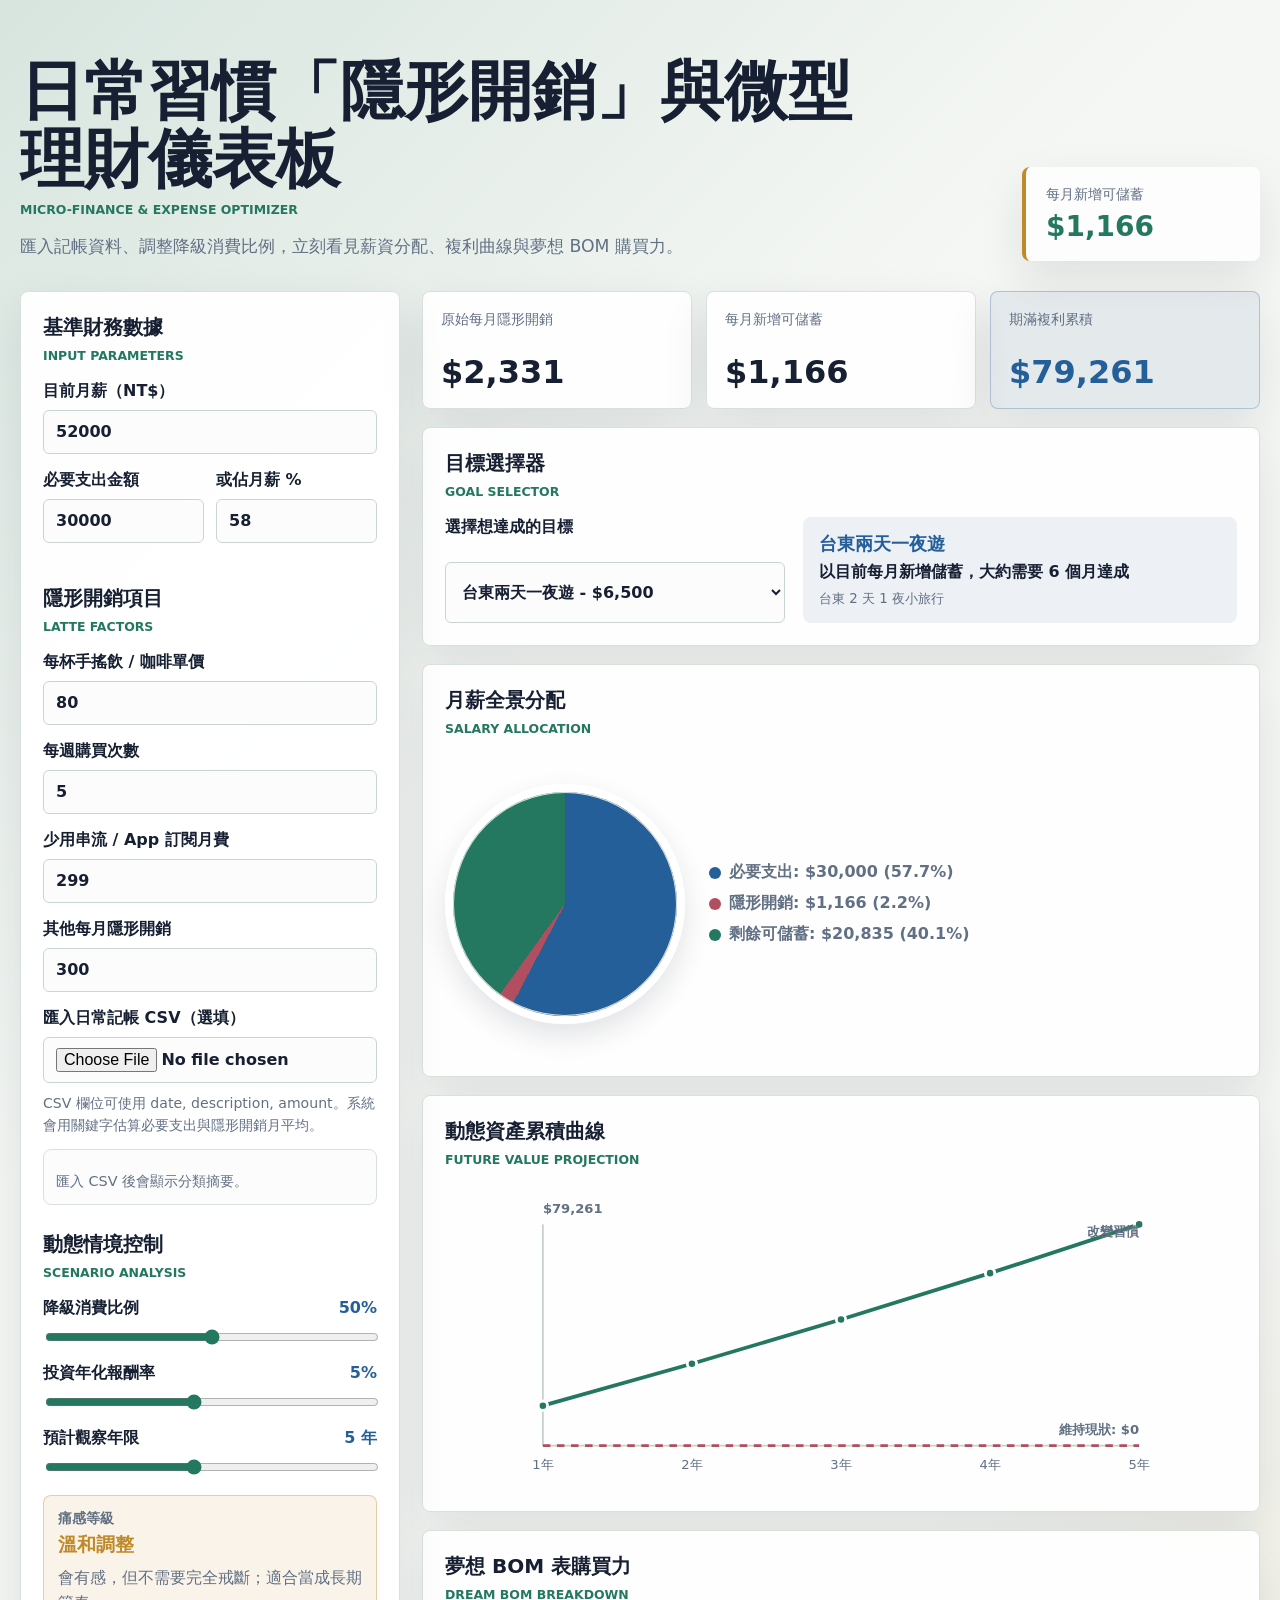
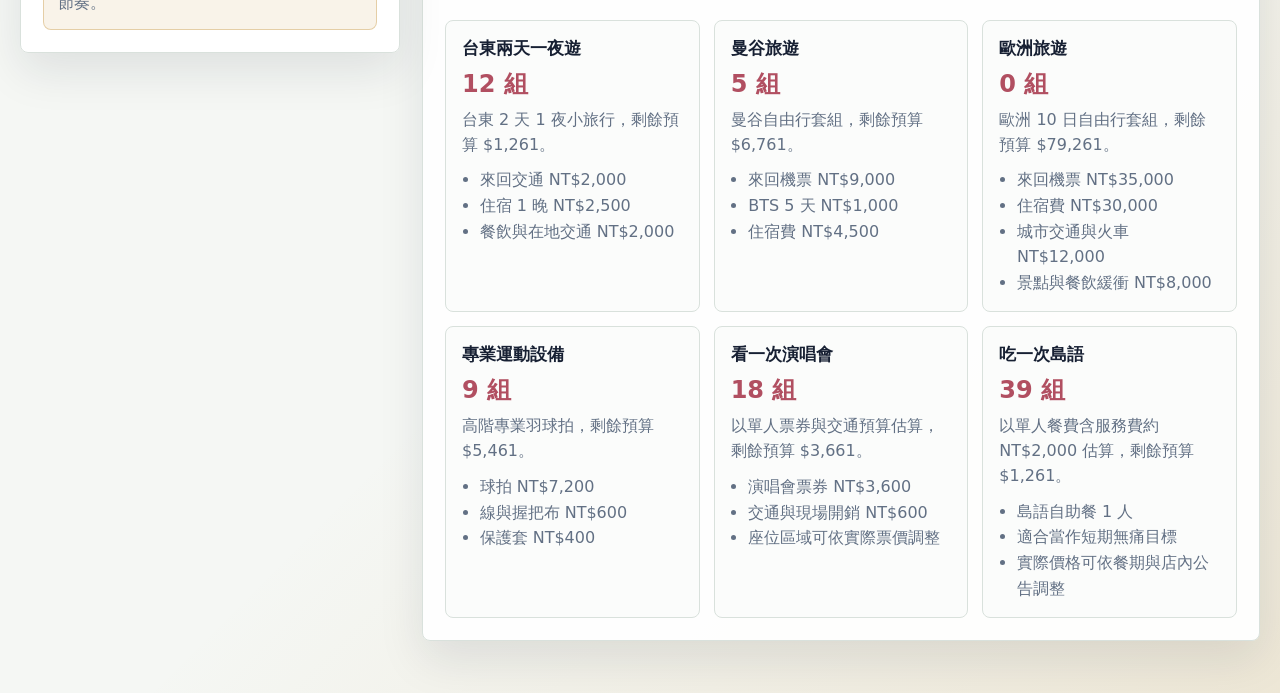
<file: index.html>
<!doctype html>
<html lang="zh-Hant">
  <head>
    <meta charset="utf-8">
    <meta name="viewport" content="width=device-width, initial-scale=1">
    <title>Micro-Finance Expense Optimizer</title>
    <meta name="description" content="Micro-finance dashboard for hidden daily expenses, compound savings, CSV classification, and dream BOM breakdown.">
    <link rel="stylesheet" href="styles.css">
    <script src="script.js" defer></script>
  </head>
  <body>
    <main class="app-shell">
      <section class="hero" aria-labelledby="page-title">
        <div>
          <h1 id="page-title">Hidden Expense Micro-Finance Dashboard</h1>
          <p class="eyebrow">Micro-Finance & Expense Optimizer</p>
          <p class="intro" data-i18n="intro"></p>
        </div>
        <div class="hero-meter" aria-label="monthly extra savings">
          <span data-i18n="heroLabel"></span>
          <strong id="heroSavings">NT$2,360</strong>
        </div>
      </section>

      <section class="dashboard-grid" aria-label="dashboard">
        <form class="panel control-panel" id="financeForm">
          <div class="section-heading">
            <p>Input Parameters</p>
            <h2 data-i18n="baseData"></h2>
          </div>

          <label class="field">
            <span data-i18n="salary"></span>
            <input id="salary" type="number" min="0" step="1000" value="52000" inputmode="decimal">
          </label>

          <div class="two-col">
            <label class="field">
              <span data-i18n="essentialExpense"></span>
              <input id="essentialExpense" type="number" min="0" step="500" value="30000" inputmode="decimal">
            </label>
            <label class="field">
              <span data-i18n="essentialPercent"></span>
              <input id="essentialPercent" type="number" min="0" max="100" step="1" value="58" inputmode="decimal">
            </label>
          </div>

          <div class="section-heading compact">
            <p>Latte Factors</p>
            <h2 data-i18n="hiddenItems"></h2>
          </div>

          <label class="field">
            <span data-i18n="drinkCost"></span>
            <input id="dailyDrinkCost" type="number" min="0" step="5" value="80" inputmode="decimal">
          </label>

          <label class="field">
            <span data-i18n="drinkFrequency"></span>
            <input id="drinkFrequency" type="number" min="0" max="21" step="1" value="5" inputmode="decimal">
          </label>

          <label class="field">
            <span data-i18n="subscription"></span>
            <input id="subscriptionCost" type="number" min="0" step="10" value="299" inputmode="decimal">
          </label>

          <label class="field">
            <span data-i18n="otherHidden"></span>
            <input id="otherHiddenCost" type="number" min="0" step="100" value="300" inputmode="decimal">
          </label>

          <label class="field">
            <span data-i18n="csvUpload"></span>
            <input id="csvUpload" type="file" accept=".csv,text/csv">
          </label>

          <p class="helper" id="csvSummary" data-i18n="csvHelp"></p>
          <div class="mini-summary" id="csvBreakdown" aria-live="polite"></div>

          <div class="section-heading compact">
            <p>Scenario Analysis</p>
            <h2 data-i18n="scenario"></h2>
          </div>

          <label class="range-field">
            <span><span data-i18n="cutRatio"></span> <strong id="cutLabel">50%</strong></span>
            <input id="cutRatio" type="range" min="0" max="100" step="5" value="50">
          </label>

          <label class="range-field">
            <span><span data-i18n="annualReturn"></span> <strong id="returnLabel">5%</strong></span>
            <input id="annualReturn" type="range" min="1" max="10" step="0.5" value="5">
          </label>

          <label class="range-field">
            <span><span data-i18n="years"></span> <strong id="yearsLabel">5 years</strong></span>
            <input id="years" type="range" min="1" max="10" step="1" value="5">
          </label>

          <div class="pain-card" id="painHint" aria-live="polite"></div>
        </form>

        <section class="results-stack">
          <div class="metrics-row">
            <article class="metric">
              <span data-i18n="hiddenMonthly"></span>
              <strong id="hiddenMonthly">NT$4,760</strong>
            </article>
            <article class="metric">
              <span data-i18n="monthlySaved"></span>
              <strong id="monthlySaved">NT$2,380</strong>
            </article>
            <article class="metric accent">
              <span data-i18n="futureValue"></span>
              <strong id="futureValue">NT$160,000</strong>
            </article>
          </div>

          <section class="panel goal-panel">
            <div class="section-heading">
              <p>Goal Selector</p>
              <h2 data-i18n="goalSelector"></h2>
            </div>
            <div class="goal-row">
              <label class="field goal-field">
                <span data-i18n="goalPick"></span>
                <select id="goalSelect"></select>
              </label>
              <div class="goal-result" id="goalResult" aria-live="polite"></div>
            </div>
          </section>

          <div class="chart-grid">
            <article class="panel chart-panel">
              <div class="section-heading">
                <p>Salary Allocation</p>
                <h2 data-i18n="allocation"></h2>
              </div>
              <div class="pie-fallback" id="allocationChart" aria-label="salary allocation chart"></div>
            </article>

            <article class="panel chart-panel">
              <div class="section-heading">
                <p>Future Value Projection</p>
                <h2 data-i18n="projection"></h2>
              </div>
              <svg id="projectionChart" class="line-chart" viewBox="0 0 720 320" role="img" aria-label="compound projection chart"></svg>
            </article>
          </div>

          <section class="panel bom-panel">
            <div class="section-heading">
              <p>Dream BOM Breakdown</p>
              <h2 data-i18n="bom"></h2>
            </div>
            <div class="bom-grid" id="bomGrid"></div>
          </section>
        </section>
      </section>
    </main>
  </body>
</html>
</file>
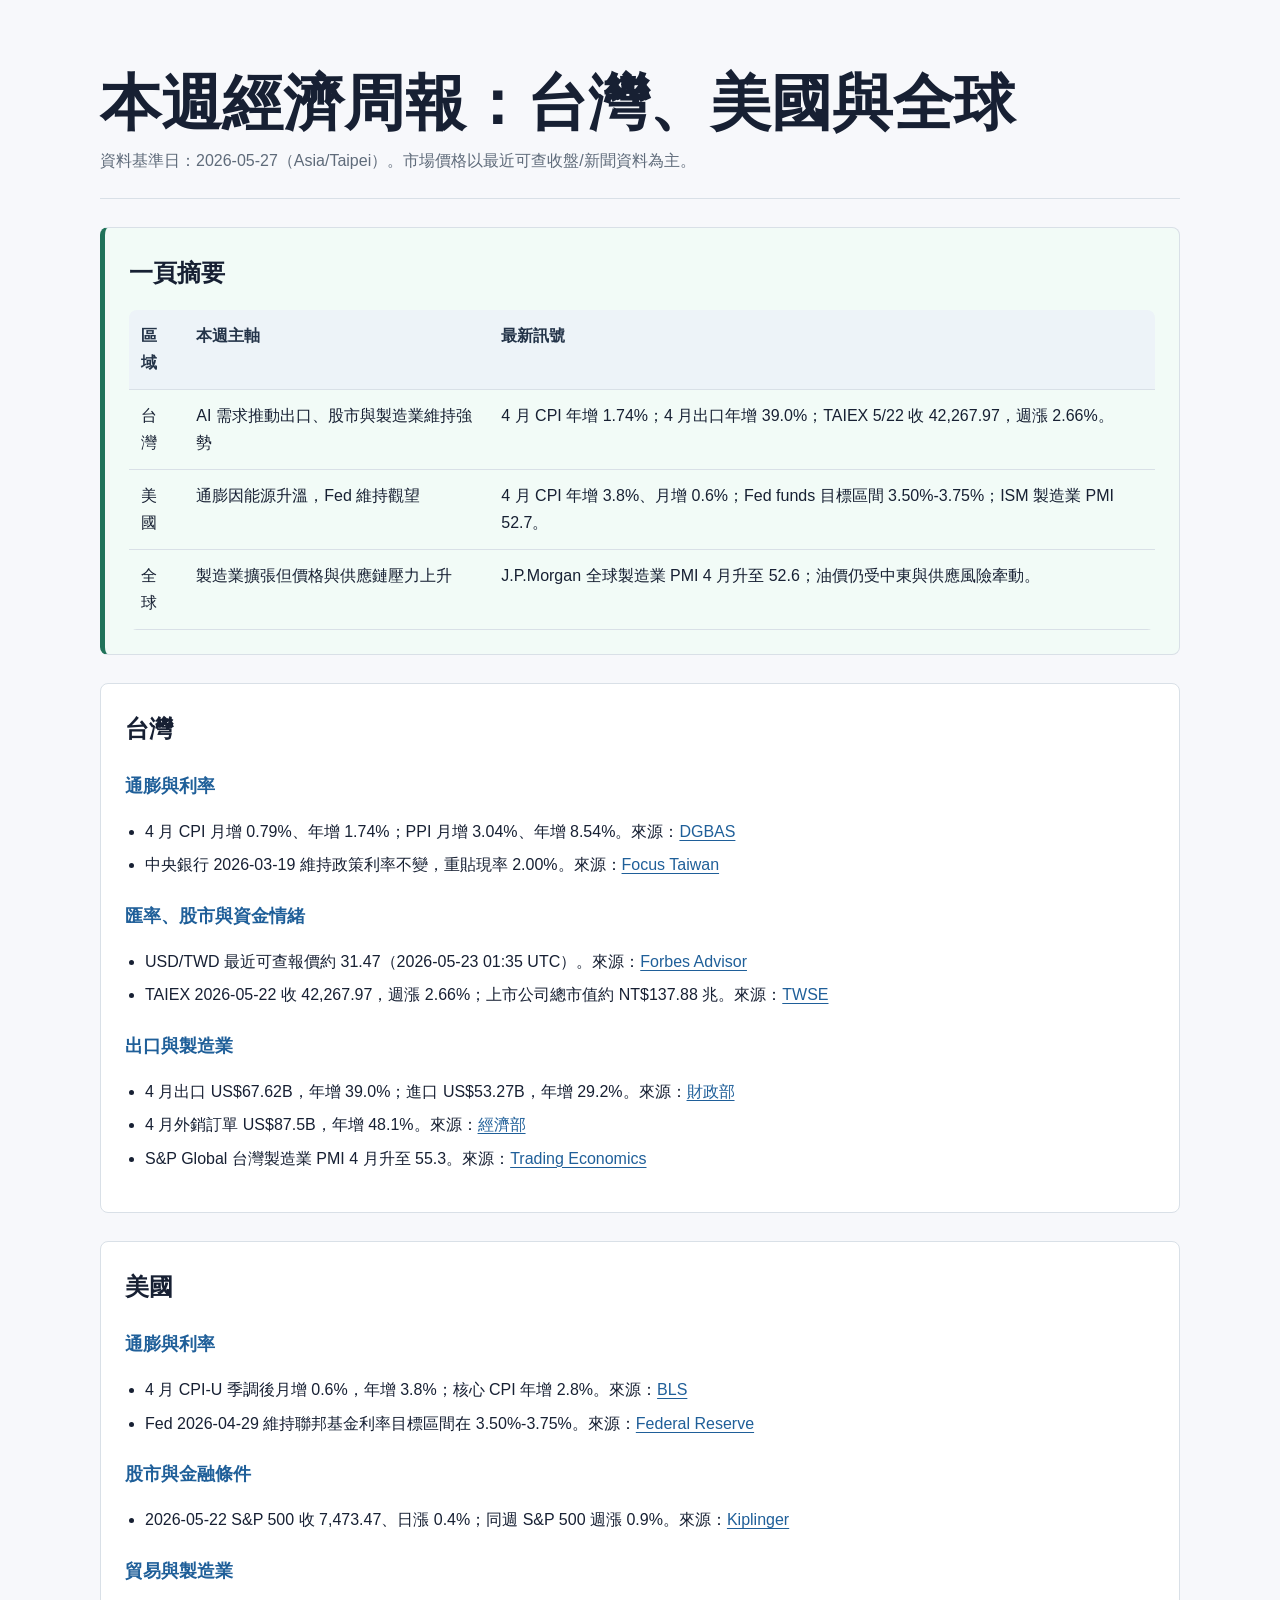
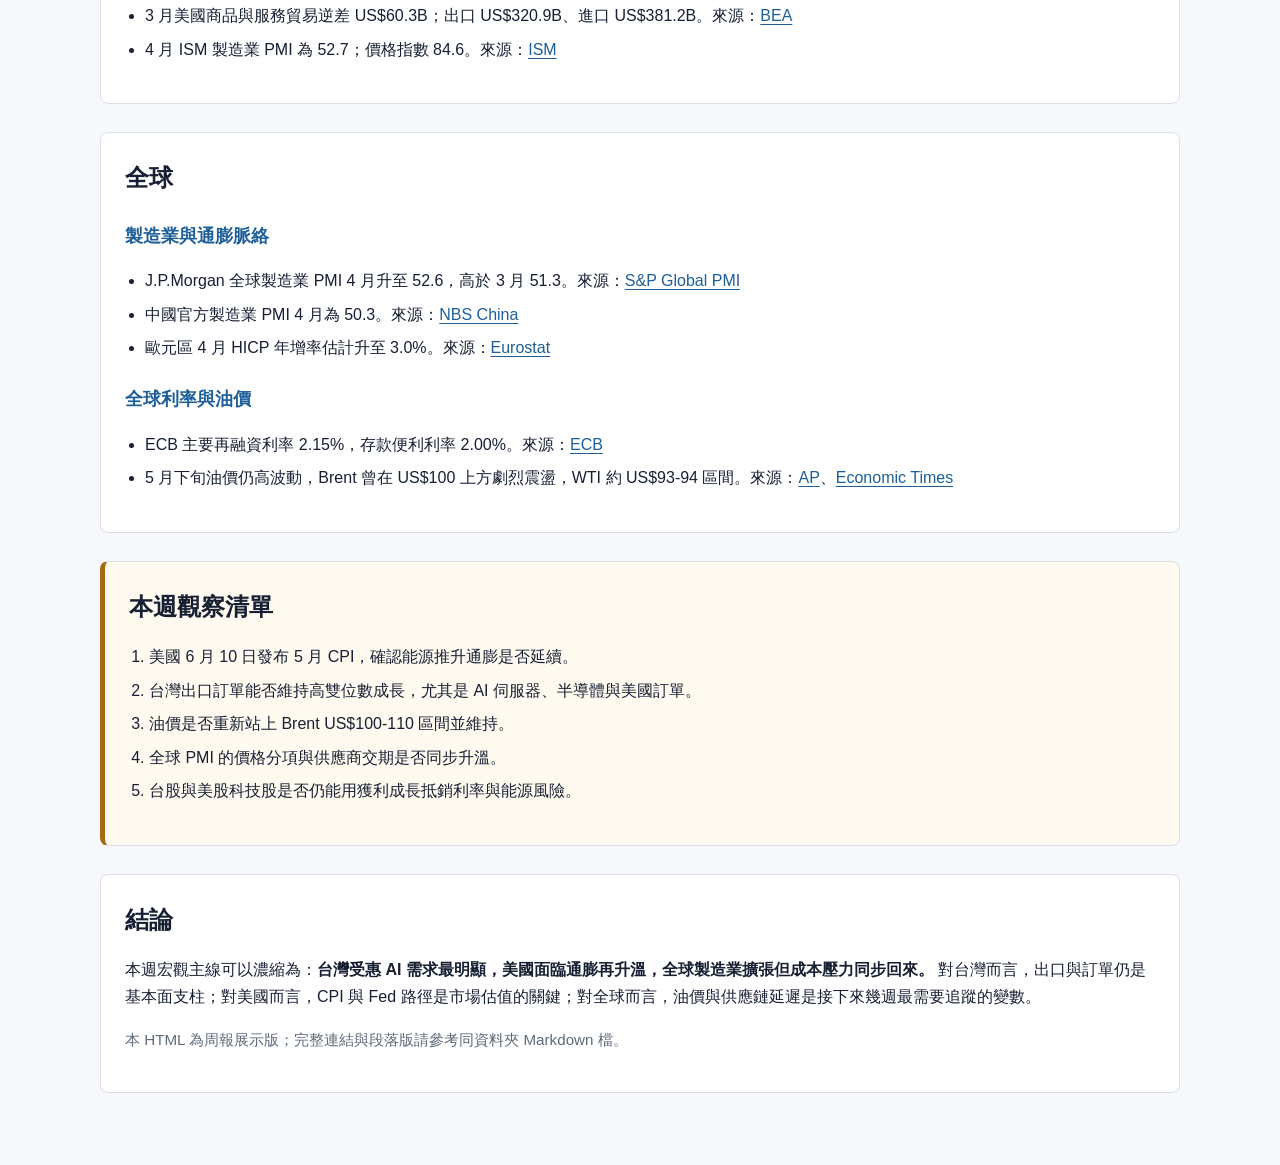
<file: reports/economic-weekly-report-2026-05-27.html>
<!doctype html>
<html lang="zh-Hant">
  <head>
    <meta charset="utf-8">
    <meta name="viewport" content="width=device-width, initial-scale=1">
    <title>本週經濟周報：台灣、美國與全球</title>
    <style>
      :root {
        --ink: #172033;
        --muted: #5f6b7a;
        --line: #d9e0e7;
        --bg: #f7f8fb;
        --panel: #ffffff;
        --blue: #1f5f99;
        --green: #20735a;
        --gold: #a56b12;
      }
      * { box-sizing: border-box; }
      body {
        margin: 0;
        color: var(--ink);
        background: var(--bg);
        font-family: "Noto Sans TC", "Microsoft JhengHei", Arial, sans-serif;
        line-height: 1.72;
      }
      main {
        max-width: 1120px;
        margin: 0 auto;
        padding: 40px 20px 72px;
      }
      header {
        padding: 30px 0 24px;
        border-bottom: 1px solid var(--line);
      }
      h1 {
        margin: 0 0 10px;
        font-size: clamp(2rem, 5vw, 3.8rem);
        line-height: 1.1;
        letter-spacing: 0;
      }
      .meta {
        margin: 0;
        color: var(--muted);
      }
      section {
        margin-top: 28px;
        padding: 24px;
        border: 1px solid var(--line);
        border-radius: 8px;
        background: var(--panel);
      }
      h2 {
        margin: 0 0 16px;
        font-size: 1.5rem;
      }
      h3 {
        margin: 22px 0 8px;
        font-size: 1.12rem;
        color: var(--blue);
      }
      table {
        width: 100%;
        border-collapse: collapse;
        overflow: hidden;
        border-radius: 8px;
      }
      th, td {
        padding: 12px;
        border-bottom: 1px solid var(--line);
        vertical-align: top;
        text-align: left;
      }
      th {
        background: #edf3f8;
        color: #243449;
      }
      ul, ol {
        padding-left: 1.25rem;
      }
      li + li {
        margin-top: 6px;
      }
      a {
        color: var(--blue);
        text-decoration-thickness: 1px;
        text-underline-offset: 3px;
      }
      .callout {
        border-left: 5px solid var(--green);
        background: #f2fbf7;
      }
      .watch {
        border-left: 5px solid var(--gold);
        background: #fffaf0;
      }
      .source-note {
        color: var(--muted);
        font-size: 0.95rem;
      }
      @media (max-width: 720px) {
        section { padding: 18px; }
        table, thead, tbody, tr, th, td { display: block; }
        th { display: none; }
        td { border-bottom: 0; padding: 8px 0; }
        tr { display: block; padding: 12px 0; border-bottom: 1px solid var(--line); }
      }
    </style>
  </head>
  <body>
    <main>
      <header>
        <h1>本週經濟周報：台灣、美國與全球</h1>
        <p class="meta">資料基準日：2026-05-27（Asia/Taipei）。市場價格以最近可查收盤/新聞資料為主。</p>
      </header>

      <section class="callout">
        <h2>一頁摘要</h2>
        <table>
          <thead>
            <tr><th>區域</th><th>本週主軸</th><th>最新訊號</th></tr>
          </thead>
          <tbody>
            <tr><td>台灣</td><td>AI 需求推動出口、股市與製造業維持強勢</td><td>4 月 CPI 年增 1.74%；4 月出口年增 39.0%；TAIEX 5/22 收 42,267.97，週漲 2.66%。</td></tr>
            <tr><td>美國</td><td>通膨因能源升溫，Fed 維持觀望</td><td>4 月 CPI 年增 3.8%、月增 0.6%；Fed funds 目標區間 3.50%-3.75%；ISM 製造業 PMI 52.7。</td></tr>
            <tr><td>全球</td><td>製造業擴張但價格與供應鏈壓力上升</td><td>J.P.Morgan 全球製造業 PMI 4 月升至 52.6；油價仍受中東與供應風險牽動。</td></tr>
          </tbody>
        </table>
      </section>

      <section>
        <h2>台灣</h2>
        <h3>通膨與利率</h3>
        <ul>
          <li>4 月 CPI 月增 0.79%、年增 1.74%；PPI 月增 3.04%、年增 8.54%。來源：<a href="https://eng.dgbas.gov.tw/News_Content.aspx?n=4438&s=236232">DGBAS</a></li>
          <li>中央銀行 2026-03-19 維持政策利率不變，重貼現率 2.00%。來源：<a href="https://focustaiwan.tw/business/202603190016">Focus Taiwan</a></li>
        </ul>
        <h3>匯率、股市與資金情緒</h3>
        <ul>
          <li>USD/TWD 最近可查報價約 31.47（2026-05-23 01:35 UTC）。來源：<a href="https://www.forbes.com/advisor/money-transfer/currency-converter/usd-twd/">Forbes Advisor</a></li>
          <li>TAIEX 2026-05-22 收 42,267.97，週漲 2.66%；上市公司總市值約 NT$137.88 兆。來源：<a href="https://www.twse.com.tw/staticFiles/news/news/tsecnews/8a8216d69e2f5671019e4f242f37009a.pdf">TWSE</a></li>
        </ul>
        <h3>出口與製造業</h3>
        <ul>
          <li>4 月出口 US$67.62B，年增 39.0%；進口 US$53.27B，年增 29.2%。來源：<a href="https://www.mof.gov.tw/eng/singlehtml/f48d641f159a4866b1d31c0916fbcc71?cntId=6c6414a2b3fc4dd38f4a3271e213766d">財政部</a></li>
          <li>4 月外銷訂單 US$87.5B，年增 48.1%。來源：<a href="https://www.moea.gov.tw/Mns/english/news/News.aspx?kind=6&menu_id=176&news_id=122750">經濟部</a></li>
          <li>S&P Global 台灣製造業 PMI 4 月升至 55.3。來源：<a href="https://tradingeconomics.com/taiwan/manufacturing-pmi">Trading Economics</a></li>
        </ul>
      </section>

      <section>
        <h2>美國</h2>
        <h3>通膨與利率</h3>
        <ul>
          <li>4 月 CPI-U 季調後月增 0.6%，年增 3.8%；核心 CPI 年增 2.8%。來源：<a href="https://www.bls.gov/news.release/archives/cpi_05122026.htm">BLS</a></li>
          <li>Fed 2026-04-29 維持聯邦基金利率目標區間在 3.50%-3.75%。來源：<a href="https://www.federalreserve.gov/newsevents/pressreleases/monetary20260429a1.htm">Federal Reserve</a></li>
        </ul>
        <h3>股市與金融條件</h3>
        <ul>
          <li>2026-05-22 S&P 500 收 7,473.47、日漲 0.4%；同週 S&P 500 週漲 0.9%。來源：<a href="https://www.kiplinger.com/investing/stocks/dow-hits-new-high-as-warsh-takes-fed-oath-stock-market-today">Kiplinger</a></li>
        </ul>
        <h3>貿易與製造業</h3>
        <ul>
          <li>3 月美國商品與服務貿易逆差 US$60.3B；出口 US$320.9B、進口 US$381.2B。來源：<a href="https://www.bea.gov/news/2026/us-international-trade-goods-and-services-march-2026">BEA</a></li>
          <li>4 月 ISM 製造業 PMI 為 52.7；價格指數 84.6。來源：<a href="https://www.ismworld.org/supply-management-news-and-reports/reports/ism-pmi-reports/pmi/april/">ISM</a></li>
        </ul>
      </section>

      <section>
        <h2>全球</h2>
        <h3>製造業與通膨脈絡</h3>
        <ul>
          <li>J.P.Morgan 全球製造業 PMI 4 月升至 52.6，高於 3 月 51.3。來源：<a href="https://www.pmi.spglobal.com/Public/Home/PressRelease/29831c315cdf4adc8caa210968ca9a7e">S&P Global PMI</a></li>
          <li>中國官方製造業 PMI 4 月為 50.3。來源：<a href="https://www.stats.gov.cn/english/PressRelease/202605/t20260506_1963595.html">NBS China</a></li>
          <li>歐元區 4 月 HICP 年增率估計升至 3.0%。來源：<a href="https://ec.europa.eu/eurostat/statistics-explained/SEPDF/cache/18881.pdf?v=3972178117859095">Eurostat</a></li>
        </ul>
        <h3>全球利率與油價</h3>
        <ul>
          <li>ECB 主要再融資利率 2.15%，存款便利利率 2.00%。來源：<a href="https://www.ecb.europa.eu/stats/monetary/rates/html/index.en.html">ECB</a></li>
          <li>5 月下旬油價仍高波動，Brent 曾在 US$100 上方劇烈震盪，WTI 約 US$93-94 區間。來源：<a href="https://apnews.com/article/d42265575e6ca7edd4fea8edce5a74f3">AP</a>、<a href="https://economictimes.indiatimes.com/markets/commodities/news/oil-price-today-may-27-crude-oil-hovers-near-100-amid-mixed-cues-on-iran-war-peace-deal-what-are-experts-saying/articleshow/131340164.cms">Economic Times</a></li>
        </ul>
      </section>

      <section class="watch">
        <h2>本週觀察清單</h2>
        <ol>
          <li>美國 6 月 10 日發布 5 月 CPI，確認能源推升通膨是否延續。</li>
          <li>台灣出口訂單能否維持高雙位數成長，尤其是 AI 伺服器、半導體與美國訂單。</li>
          <li>油價是否重新站上 Brent US$100-110 區間並維持。</li>
          <li>全球 PMI 的價格分項與供應商交期是否同步升溫。</li>
          <li>台股與美股科技股是否仍能用獲利成長抵銷利率與能源風險。</li>
        </ol>
      </section>

      <section>
        <h2>結論</h2>
        <p>本週宏觀主線可以濃縮為：<strong>台灣受惠 AI 需求最明顯，美國面臨通膨再升溫，全球製造業擴張但成本壓力同步回來。</strong> 對台灣而言，出口與訂單仍是基本面支柱；對美國而言，CPI 與 Fed 路徑是市場估值的關鍵；對全球而言，油價與供應鏈延遲是接下來幾週最需要追蹤的變數。</p>
        <p class="source-note">本 HTML 為周報展示版；完整連結與段落版請參考同資料夾 Markdown 檔。</p>
      </section>
    </main>
  </body>
</html>
</file>
<file: styles.css>
:root {
  color-scheme: light;
  --ink: #172033;
  --muted: #627084;
  --bg: #f5f7f4;
  --panel: #ffffff;
  --line: #d9e1dc;
  --green: #24785f;
  --blue: #255f9a;
  --gold: #c08a2a;
  --rose: #b14f61;
  --plum: #6f5a8f;
  --shadow: 0 18px 46px rgba(23, 32, 51, 0.1);
}

* {
  box-sizing: border-box;
}

body {
  margin: 0;
  min-height: 100vh;
  color: var(--ink);
  background:
    linear-gradient(135deg, rgba(36, 120, 95, 0.14), transparent 34%),
    linear-gradient(315deg, rgba(192, 138, 42, 0.15), transparent 32%),
    var(--bg);
  font-family: "Noto Sans TC", "Microsoft JhengHei", system-ui, sans-serif;
}

button,
input,
select {
  font: inherit;
}

.app-shell {
  width: min(1240px, calc(100% - 32px));
  margin: 0 auto;
  padding: 34px 0 52px;
}

.hero {
  display: grid;
  grid-template-columns: 1fr auto;
  gap: 24px;
  align-items: end;
  padding: 24px 0 30px;
}

.eyebrow,
.section-heading p {
  margin: 8px 0 0;
  color: var(--green);
  font-size: 0.78rem;
  font-weight: 800;
  letter-spacing: 0;
  text-transform: uppercase;
}

h1,
h2,
h3,
p {
  margin-top: 0;
}

h1 {
  max-width: 860px;
  margin-bottom: 8px;
  font-size: clamp(2.2rem, 5vw, 4.8rem);
  line-height: 1.06;
  letter-spacing: 0;
}

h2 {
  font-size: 1.25rem;
  line-height: 1.3;
}

.intro {
  max-width: 720px;
  margin: 14px 0 0;
  color: var(--muted);
  font-size: 1.08rem;
  line-height: 1.75;
}

.hero-meter {
  min-width: 238px;
  padding: 18px 20px;
  border-left: 4px solid var(--gold);
  border-radius: 8px;
  background: rgba(255, 255, 255, 0.82);
  box-shadow: var(--shadow);
}

.hero-meter span,
.metric span {
  display: block;
  color: var(--muted);
  font-size: 0.9rem;
}

.hero-meter strong {
  display: block;
  margin-top: 6px;
  color: var(--green);
  font-size: 1.75rem;
}

.dashboard-grid {
  display: grid;
  grid-template-columns: minmax(310px, 380px) 1fr;
  gap: 22px;
  align-items: start;
}

.panel,
.metric {
  border: 1px solid var(--line);
  border-radius: 8px;
  background: rgba(255, 255, 255, 0.94);
  box-shadow: var(--shadow);
}

.control-panel,
.chart-panel,
.bom-panel,
.goal-panel {
  padding: 22px;
}

.control-panel {
  position: sticky;
  top: 18px;
}

.section-heading h2 {
  margin-bottom: 0;
}

.section-heading {
  display: flex;
  flex-direction: column;
  margin-bottom: 18px;
}

.section-heading h2 {
  order: 1;
}

.section-heading p {
  order: 2;
}

.section-heading.compact {
  margin-top: 26px;
}

.field,
.range-field {
  display: grid;
  gap: 8px;
  margin-bottom: 16px;
  font-weight: 700;
}

.field input {
  width: 100%;
  min-height: 44px;
  border: 1px solid #cbd5d0;
  border-radius: 6px;
  padding: 0 12px;
  color: var(--ink);
  background: #fbfcfb;
}

.field input[type="file"] {
  padding: 10px 12px;
}

.field input:focus {
  outline: 3px solid rgba(36, 120, 95, 0.2);
  border-color: var(--green);
}

.two-col {
  display: grid;
  grid-template-columns: 1fr 1fr;
  gap: 12px;
}

.helper {
  margin: -6px 0 0;
  color: var(--muted);
  font-size: 0.88rem;
  line-height: 1.55;
}

.mini-summary {
  margin-top: 12px;
  padding: 12px;
  border: 1px solid var(--line);
  border-radius: 8px;
  background: #fbfcfb;
  color: var(--muted);
  font-size: 0.9rem;
  line-height: 1.55;
}

.mini-summary h3 {
  margin: 0 0 8px;
  color: var(--ink);
  font-size: 0.98rem;
}

.mini-summary p {
  margin: 8px 0 0;
}

.summary-grid {
  display: grid;
  gap: 6px;
}

.range-field span {
  display: flex;
  justify-content: space-between;
  gap: 12px;
  color: var(--ink);
}

.range-field strong {
  color: var(--blue);
}

input[type="range"] {
  width: 100%;
  accent-color: var(--green);
}

.pain-card {
  margin-top: 18px;
  padding: 14px;
  border: 1px solid rgba(36, 120, 95, 0.24);
  border-radius: 8px;
  background: rgba(36, 120, 95, 0.08);
}

.pain-card span {
  display: block;
  color: var(--muted);
  font-size: 0.85rem;
  font-weight: 800;
}

.pain-card strong {
  display: block;
  margin-top: 4px;
  color: var(--green);
  font-size: 1.18rem;
}

.pain-card p {
  margin: 8px 0 0;
  color: var(--muted);
  line-height: 1.55;
}

.pain-card.medium {
  border-color: rgba(192, 138, 42, 0.35);
  background: rgba(192, 138, 42, 0.1);
}

.pain-card.medium strong {
  color: var(--gold);
}

.pain-card.hard,
.pain-card.full {
  border-color: rgba(177, 79, 97, 0.34);
  background: rgba(177, 79, 97, 0.09);
}

.pain-card.hard strong,
.pain-card.full strong {
  color: var(--rose);
}

.results-stack {
  display: grid;
  gap: 18px;
}

.metrics-row {
  display: grid;
  grid-template-columns: repeat(3, minmax(0, 1fr));
  gap: 14px;
}

.metric {
  min-height: 118px;
  display: flex;
  flex-direction: column;
  justify-content: space-between;
  padding: 18px;
}

.metric strong {
  font-size: clamp(1.3rem, 2.5vw, 2rem);
  line-height: 1.1;
}

.metric.accent {
  border-color: rgba(37, 95, 154, 0.28);
  background: rgba(37, 95, 154, 0.08);
}

.metric.accent strong {
  color: var(--blue);
}

.goal-row {
  display: grid;
  grid-template-columns: minmax(240px, 340px) 1fr;
  gap: 18px;
  align-items: stretch;
}

.goal-field {
  margin-bottom: 0;
}

.goal-field select {
  width: 100%;
  min-height: 44px;
  border: 1px solid #cbd5d0;
  border-radius: 6px;
  padding: 0 12px;
  color: var(--ink);
  background: #fbfcfb;
}

.goal-result {
  display: grid;
  align-content: center;
  gap: 6px;
  min-height: 88px;
  padding: 14px 16px;
  border-radius: 8px;
  background: rgba(37, 95, 154, 0.08);
}

.goal-result strong {
  color: var(--blue);
  font-size: 1.15rem;
}

.goal-result span {
  color: var(--ink);
  font-weight: 800;
}

.goal-result small {
  color: var(--muted);
  line-height: 1.5;
}

.chart-grid {
  display: grid;
  grid-template-columns: 1fr;
  gap: 18px;
}

.chart-panel {
  min-height: 390px;
}

.chart-panel canvas,
.chart-panel svg,
.pie-fallback {
  width: 100%;
  height: 300px;
}

.pie-fallback {
  display: grid;
  grid-template-columns: minmax(190px, 240px) minmax(0, 1fr);
  gap: 24px;
  align-items: center;
}

.pie {
  width: min(240px, 100%);
  aspect-ratio: 1;
  border-radius: 50%;
  border: 8px solid #fff;
  box-shadow: inset 0 0 0 1px var(--line), 0 12px 28px rgba(23, 32, 51, 0.12);
}

.legend {
  display: grid;
  grid-template-columns: 1fr;
  gap: 10px;
  color: var(--muted);
  font-weight: 700;
  align-items: center;
}

.legend div {
  display: flex;
  align-items: center;
  gap: 8px;
  white-space: nowrap;
  width: max-content;
  max-width: 100%;
}

.legend span {
  width: 12px;
  height: 12px;
  border-radius: 50%;
  flex: 0 0 auto;
}

.line-chart {
  overflow: visible;
}

.axis {
  stroke: #c7d2cc;
  stroke-width: 2;
}

.current-line {
  stroke: var(--rose);
  stroke-width: 3;
  stroke-dasharray: 8 7;
}

.growth-line {
  fill: none;
  stroke: var(--green);
  stroke-width: 4;
  stroke-linecap: round;
  stroke-linejoin: round;
}

.point {
  fill: var(--green);
  stroke: #fff;
  stroke-width: 3;
}

.line-chart text {
  fill: var(--muted);
  font-size: 14px;
}

.chart-label {
  font-weight: 800;
}

.bom-grid {
  display: grid;
  grid-template-columns: repeat(3, minmax(0, 1fr));
  gap: 14px;
}

.bom-card {
  display: flex;
  flex-direction: column;
  min-height: 188px;
  padding: 16px;
  border: 1px solid var(--line);
  border-radius: 8px;
  background: #fbfcfb;
}

.bom-card h3 {
  margin: 0 0 8px;
  font-size: 1.05rem;
}

.bom-card strong {
  color: var(--rose);
  font-size: 1.5rem;
}

.bom-card p {
  margin: 8px 0 0;
  color: var(--muted);
  line-height: 1.55;
}

.bom-card ul {
  margin: 10px 0 0;
  padding-left: 1.1rem;
  color: var(--muted);
  line-height: 1.6;
}

@media (max-width: 980px) {
  .dashboard-grid,
  .chart-grid,
  .metrics-row,
  .bom-grid,
  .goal-row {
    grid-template-columns: 1fr;
  }

  .control-panel {
    position: static;
  }
}

@media (max-width: 640px) {
  .app-shell {
    width: min(100% - 22px, 1240px);
    padding-top: 22px;
  }

  .hero {
    grid-template-columns: 1fr;
    align-items: stretch;
  }

  .hero-meter {
    min-width: 0;
  }

  .two-col {
    grid-template-columns: 1fr;
  }

  .control-panel,
  .chart-panel,
  .bom-panel,
  .goal-panel {
    padding: 18px;
  }

  .pie-fallback {
    grid-template-columns: 1fr;
  }

  .legend div {
    white-space: nowrap;
  }
}
</file>
